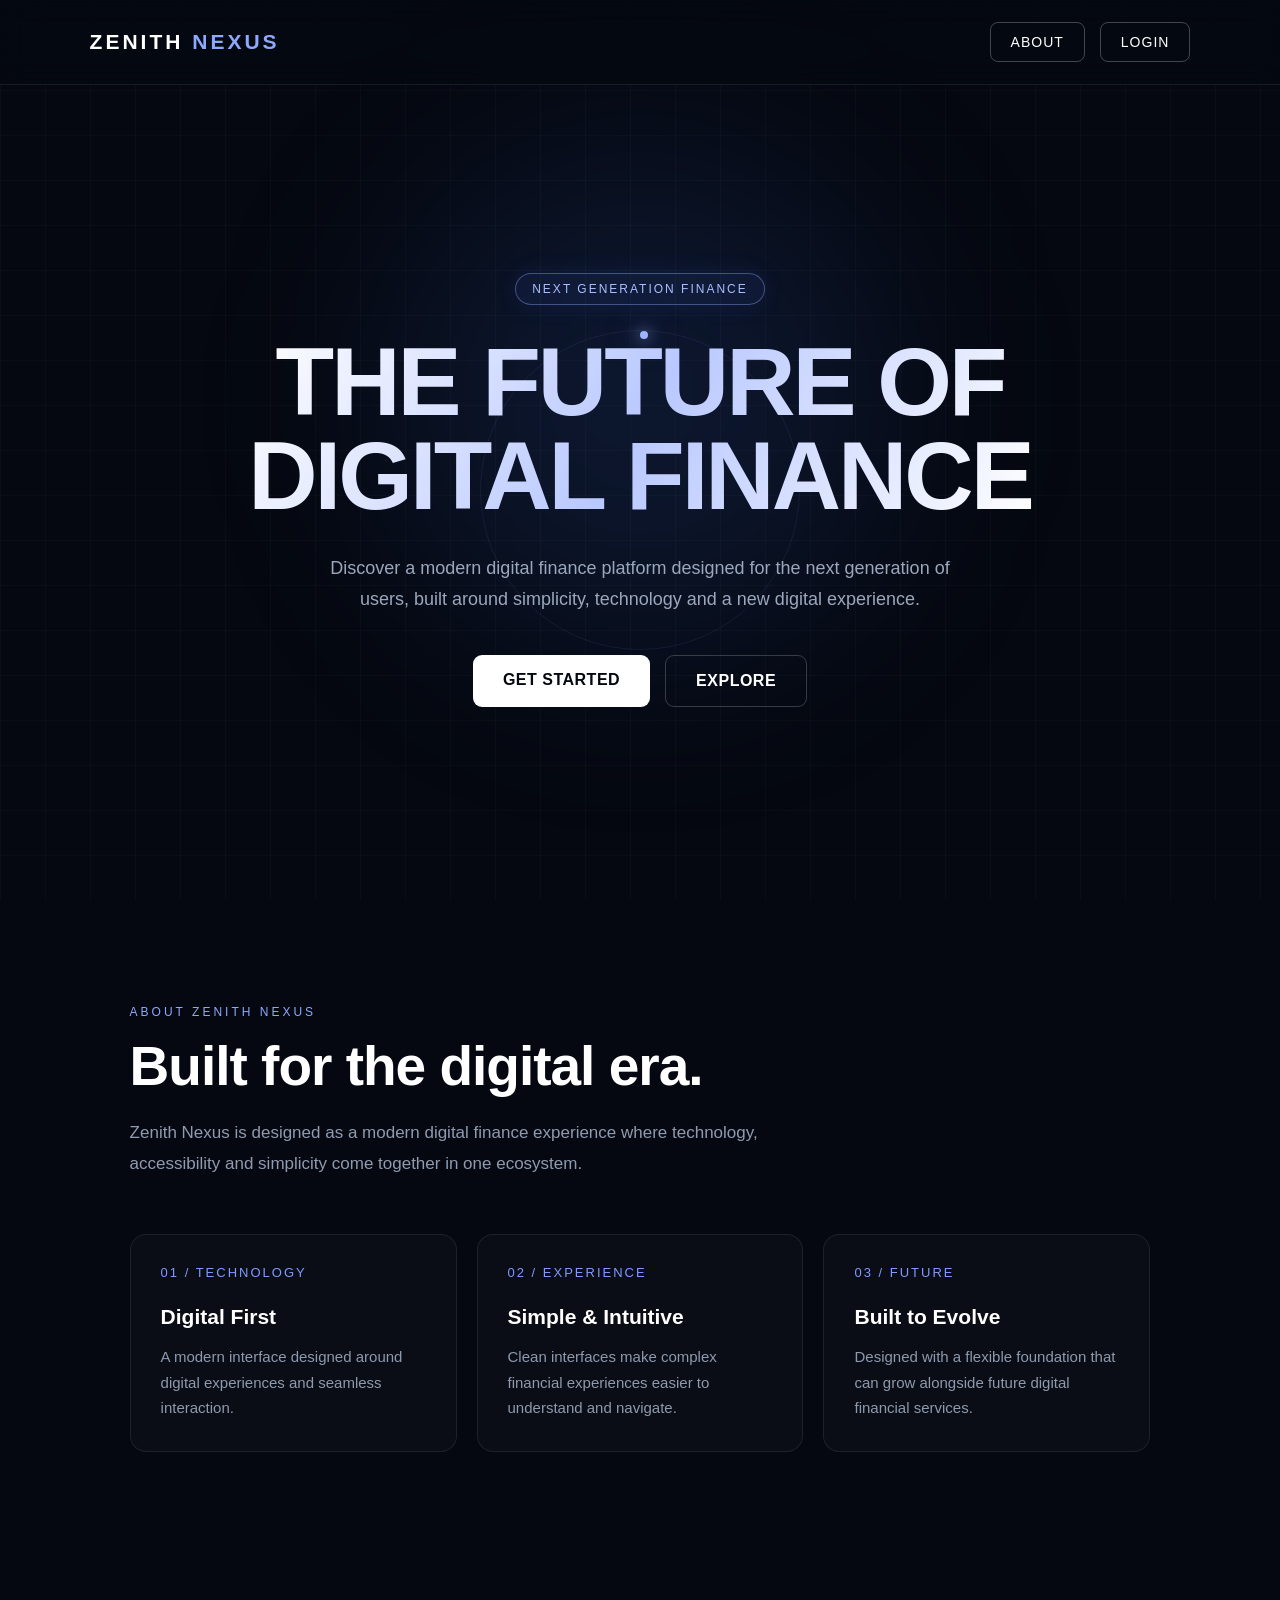
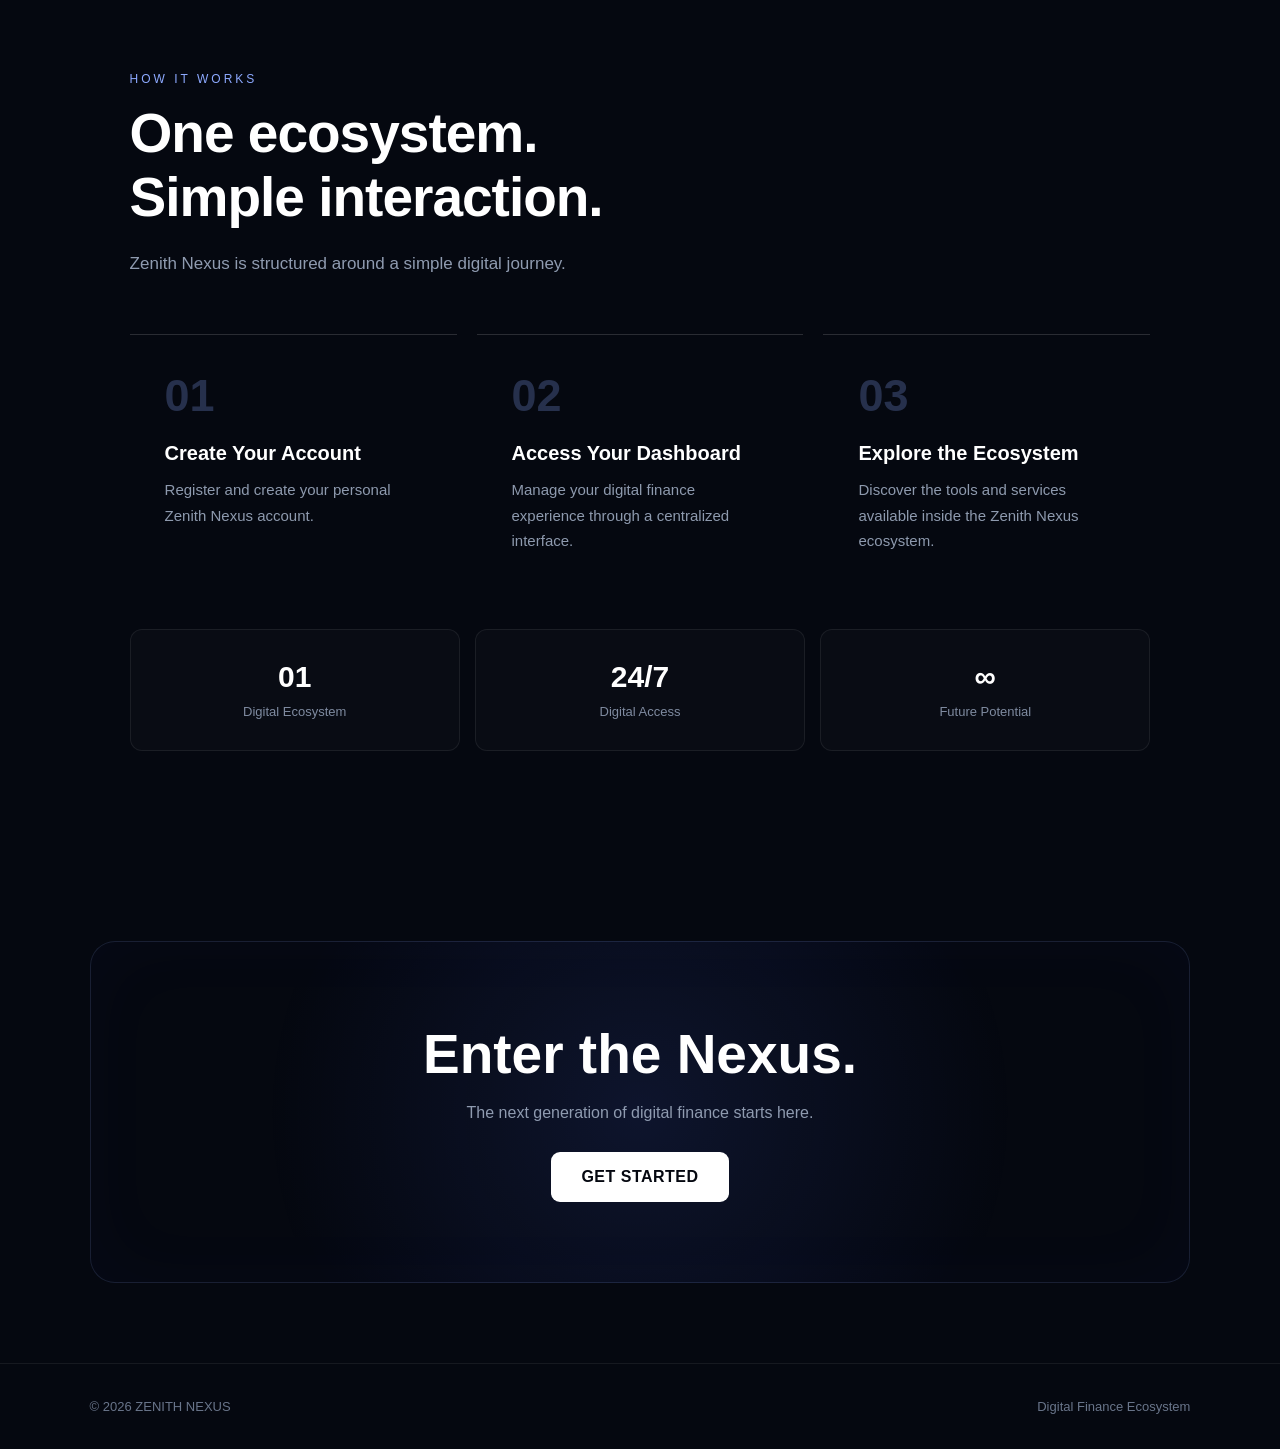
<file: index.html>
<!DOCTYPE html>
<html lang="id">
<head>
  <meta charset="UTF-8">
  <meta name="viewport" content="width=device-width, initial-scale=1.0">

  <title>Zenith Nexus — The Future of Digital Finance</title>

  <style>
    /* =========================
       RESET
    ========================= */

    * {
      margin: 0;
      padding: 0;
      box-sizing: border-box;
    }

    html {
      scroll-behavior: smooth;
    }

    body {
      font-family: Arial, Helvetica, sans-serif;
      background: #050810;
      color: #ffffff;
      min-height: 100vh;
      overflow-x: hidden;
    }

    a {
      color: inherit;
      text-decoration: none;
    }


    /* =========================
       BACKGROUND
    ========================= */

    body::before {
      content: "";
      position: fixed;
      inset: 0;
      pointer-events: none;
      z-index: -2;

      background-image:
        linear-gradient(rgba(255,255,255,0.025) 1px, transparent 1px),
        linear-gradient(90deg, rgba(255,255,255,0.025) 1px, transparent 1px);

      background-size: 45px 45px;
    }

    body::after {
      content: "";
      position: fixed;
      width: 500px;
      height: 500px;
      top: 150px;
      left: 50%;
      transform: translateX(-50%);
      border-radius: 50%;
      background: rgba(70, 120, 255, 0.12);
      filter: blur(100px);
      pointer-events: none;
      z-index: -3;
    }


    /* =========================
       NAVBAR
    ========================= */

    nav {
      width: 100%;
      padding: 22px 7%;
      display: flex;
      justify-content: space-between;
      align-items: center;

      border-bottom: 1px solid rgba(255,255,255,0.08);

      background: rgba(5, 8, 16, 0.75);
      backdrop-filter: blur(15px);

      position: sticky;
      top: 0;
      z-index: 100;
    }

    .logo {
      font-size: 21px;
      font-weight: 700;
      letter-spacing: 3px;
    }

    .logo span {
      color: #8da9ff;
    }

    .nav-right {
      display: flex;
      align-items: center;
      gap: 15px;
    }

    .nav-link {
      padding: 11px 20px;
      border: 1px solid rgba(255,255,255,0.25);
      border-radius: 8px;

      font-size: 14px;
      letter-spacing: 1px;

      transition: 0.3s ease;
    }

    .nav-link:hover {
      background: #ffffff;
      color: #050810;
      box-shadow: 0 0 25px rgba(255,255,255,0.2);
    }


    /* =========================
       HERO
    ========================= */

    .hero {
      min-height: 90vh;
      display: flex;
      align-items: center;
      justify-content: center;

      text-align: center;
      padding: 100px 20px;

      position: relative;
    }

    .hero-content {
      max-width: 900px;
      animation: heroAppear 1.2s ease forwards;
    }

    .badge {
      display: inline-block;

      padding: 8px 16px;
      margin-bottom: 30px;

      border: 1px solid rgba(141,169,255,0.4);
      border-radius: 50px;

      color: #aabfff;
      background: rgba(80,110,255,0.08);

      font-size: 12px;
      letter-spacing: 2px;
      text-transform: uppercase;

      box-shadow: 0 0 25px rgba(80,110,255,0.1);
    }

    .hero h1 {
      font-size: clamp(48px, 8vw, 96px);
      line-height: 0.98;

      letter-spacing: -3px;

      margin-bottom: 30px;

      background: linear-gradient(
        120deg,
        #ffffff,
        #b9c8ff,
        #ffffff
      );

      -webkit-background-clip: text;
      -webkit-text-fill-color: transparent;
    }

    .hero h1 span {
      display: block;
    }

    .hero p {
      max-width: 650px;
      margin: auto;

      color: #9ba7bd;

      font-size: 18px;
      line-height: 1.7;
    }

    .hero-buttons {
      margin-top: 40px;

      display: flex;
      justify-content: center;
      gap: 15px;

      flex-wrap: wrap;
    }

    .button {
      display: inline-block;

      padding: 16px 30px;

      border-radius: 9px;

      font-weight: 700;
      letter-spacing: 0.5px;

      transition: all 0.3s ease;
    }

    .button-primary {
      background: #ffffff;
      color: #050810;
    }

    .button-primary:hover {
      transform: translateY(-4px);
      box-shadow:
        0 10px 40px rgba(255,255,255,0.2);
    }

    .button-secondary {
      border: 1px solid rgba(255,255,255,0.2);
      color: #ffffff;
    }

    .button-secondary:hover {
      background: rgba(255,255,255,0.08);
      transform: translateY(-4px);
    }


    /* =========================
       ORBIT
    ========================= */

    .orbit {
      position: absolute;

      width: 320px;
      height: 320px;

      border: 1px solid rgba(130,160,255,0.1);
      border-radius: 50%;

      animation: rotate 20s linear infinite;

      pointer-events: none;
    }

    .orbit::before {
      content: "";

      position: absolute;

      width: 8px;
      height: 8px;

      background: #9db4ff;

      border-radius: 50%;

      top: 0;
      left: 50%;

      box-shadow:
        0 0 15px #9db4ff,
        0 0 35px #567cff;
    }


    /* =========================
       GENERAL SECTION
    ========================= */

    section.content-section {
      padding: 110px 7%;
      max-width: 1200px;
      margin: auto;
    }

    .section-label {
      color: #8da9ff;
      font-size: 12px;
      letter-spacing: 3px;
      text-transform: uppercase;
      margin-bottom: 15px;
    }

    .section-title {
      font-size: clamp(32px, 5vw, 55px);
      margin-bottom: 20px;
      letter-spacing: -1px;
    }

    .section-description {
      color: #8f9bb0;
      max-width: 650px;
      line-height: 1.8;
      font-size: 17px;
    }


    /* =========================
       ABOUT
    ========================= */

    .about-grid {
      margin-top: 55px;

      display: grid;
      grid-template-columns: repeat(3, 1fr);
      gap: 20px;
    }

    .card {
      padding: 30px;

      background: rgba(255,255,255,0.025);

      border: 1px solid rgba(255,255,255,0.08);

      border-radius: 16px;

      transition: 0.35s ease;
    }

    .card:hover {
      transform: translateY(-7px);

      border-color: rgba(141,169,255,0.35);

      background: rgba(100,130,255,0.05);

      box-shadow:
        0 15px 50px rgba(0,0,0,0.3);
    }

    .card-number {
      font-size: 13px;
      color: #809aff;
      margin-bottom: 25px;
      letter-spacing: 2px;
    }

    .card h3 {
      font-size: 21px;
      margin-bottom: 15px;
    }

    .card p {
      color: #8e9aae;
      line-height: 1.7;
      font-size: 15px;
    }


    /* =========================
       HOW IT WORKS
    ========================= */

    .steps {
      margin-top: 55px;

      display: grid;
      grid-template-columns: repeat(3, 1fr);
      gap: 20px;
    }

    .step {
      padding: 35px;

      border-top: 1px solid rgba(255,255,255,0.15);

      position: relative;
    }

    .step-number {
      font-size: 45px;
      font-weight: bold;

      color: rgba(141,169,255,0.25);

      margin-bottom: 20px;
    }

    .step h3 {
      margin-bottom: 12px;
      font-size: 20px;
    }

    .step p {
      color: #8e9aae;
      line-height: 1.7;
      font-size: 15px;
    }


    /* =========================
       STATS
    ========================= */

    .stats {
      margin-top: 40px;

      display: grid;
      grid-template-columns: repeat(3, 1fr);
      gap: 15px;
    }

    .stat {
      padding: 30px;
      text-align: center;

      border: 1px solid rgba(255,255,255,0.07);
      border-radius: 12px;

      background: rgba(255,255,255,0.02);
    }

    .stat strong {
      display: block;

      font-size: 30px;

      margin-bottom: 8px;
    }

    .stat span {
      color: #7f8ba0;
      font-size: 13px;
    }


    /* =========================
       CTA
    ========================= */

    .cta {
      text-align: center;

      margin: 80px 7%;

      padding: 80px 25px;

      border-radius: 25px;

      border: 1px solid rgba(141,169,255,0.15);

      background:
        radial-gradient(
          circle at center,
          rgba(80,110,255,0.12),
          transparent 65%
        );

      box-shadow:
        inset 0 0 80px rgba(80,110,255,0.03);
    }

    .cta h2 {
      font-size: clamp(32px, 5vw, 55px);
      margin-bottom: 18px;
    }

    .cta p {
      color: #8f9bb0;
      margin-bottom: 30px;
    }


    /* =========================
       FOOTER
    ========================= */

    footer {
      padding: 35px 7%;

      border-top: 1px solid rgba(255,255,255,0.07);

      display: flex;
      justify-content: space-between;
      align-items: center;

      color: #69758a;
      font-size: 13px;
    }


    /* =========================
       ANIMATIONS
    ========================= */

    @keyframes heroAppear {

      from {
        opacity: 0;
        transform: translateY(30px);
      }

      to {
        opacity: 1;
        transform: translateY(0);
      }

    }

    @keyframes rotate {

      from {
        transform: rotate(0deg);
      }

      to {
        transform: rotate(360deg);
      }

    }


    /* =========================
       MOBILE
    ========================= */

    @media (max-width: 700px) {

      nav {
        padding: 18px 20px;
      }

      .logo {
        font-size: 17px;
        letter-spacing: 2px;
      }

      .nav-link {
        padding: 9px 15px;
        font-size: 12px;
      }

      .hero {
        min-height: 85vh;
        padding: 80px 20px;
      }

      .hero h1 {
        font-size: clamp(42px, 13vw, 65px);
        letter-spacing: -2px;
      }

      .hero p {
        font-size: 16px;
      }

      .orbit {
        width: 260px;
        height: 260px;
      }

      section.content-section {
        padding: 80px 20px;
      }

      .about-grid,
      .steps,
      .stats {
        grid-template-columns: 1fr;
      }

      .card,
      .step {
        padding: 25px;
      }

      .cta {
        margin: 50px 20px;
        padding: 60px 20px;
      }

      footer {
        padding: 30px 20px;
        flex-direction: column;
        gap: 10px;
        text-align: center;
      }

    }

  </style>
</head>


<body>


  <!-- =========================
       NAVBAR
  ========================== -->

  <nav>

    <div class="logo">
      ZENITH <span>NEXUS</span>
    </div>

    <div class="nav-right">

      <a href="#about" class="nav-link">
        ABOUT
      </a>

      <a href="login.html" class="nav-link">
    LOGIN
      </a>



    </div>

  </nav>



  <!-- =========================
       HERO
  ========================== -->

  <section class="hero">

    <div class="orbit"></div>

    <div class="hero-content">

      <div class="badge">
        NEXT GENERATION FINANCE
      </div>

      <h1>
        THE FUTURE OF
        <span>DIGITAL FINANCE</span>
      </h1>

      <p>
        Discover a modern digital finance platform
        designed for the next generation of users,
        built around simplicity, technology and
        a new digital experience.
      </p>

      <div class="hero-buttons">

        <a href="#how-it-works"
           class="button button-primary">
          GET STARTED
        </a>

        <a href="#about"
           class="button button-secondary">
          EXPLORE
        </a>

      </div>

    </div>

  </section>



  <!-- =========================
       ABOUT
  ========================== -->

  <section class="content-section" id="about">

    <div class="section-label">
      ABOUT ZENITH NEXUS
    </div>

    <h2 class="section-title">
      Built for the digital era.
    </h2>

    <p class="section-description">
      Zenith Nexus is designed as a modern digital
      finance experience where technology,
      accessibility and simplicity come together
      in one ecosystem.
    </p>


    <div class="about-grid">

      <div class="card">

        <div class="card-number">
          01 / TECHNOLOGY
        </div>

        <h3>
          Digital First
        </h3>

        <p>
          A modern interface designed around
          digital experiences and seamless
          interaction.
        </p>

      </div>


      <div class="card">

        <div class="card-number">
          02 / EXPERIENCE
        </div>

        <h3>
          Simple & Intuitive
        </h3>

        <p>
          Clean interfaces make complex
          financial experiences easier to
          understand and navigate.
        </p>

      </div>


      <div class="card">

        <div class="card-number">
          03 / FUTURE
        </div>

        <h3>
          Built to Evolve
        </h3>

        <p>
          Designed with a flexible foundation
          that can grow alongside future
          digital financial services.
        </p>

      </div>

    </div>

  </section>



  <!-- =========================
       HOW IT WORKS
  ========================== -->

  <section class="content-section" id="how-it-works">

    <div class="section-label">
      HOW IT WORKS
    </div>

    <h2 class="section-title">
      One ecosystem.
      <br>
      Simple interaction.
    </h2>

    <p class="section-description">
      Zenith Nexus is structured around a simple
      digital journey.
    </p>


    <div class="steps">

      <div class="step">

        <div class="step-number">
          01
        </div>

        <h3>
          Create Your Account
        </h3>

        <p>
          Register and create your personal
          Zenith Nexus account.
        </p>

      </div>


      <div class="step">

        <div class="step-number">
          02
        </div>

        <h3>
          Access Your Dashboard
        </h3>

        <p>
          Manage your digital finance experience
          through a centralized interface.
        </p>

      </div>


      <div class="step">

        <div class="step-number">
          03
        </div>

        <h3>
          Explore the Ecosystem
        </h3>

        <p>
          Discover the tools and services available
          inside the Zenith Nexus ecosystem.
        </p>

      </div>

    </div>


    <!-- STATS -->

    <div class="stats">

      <div class="stat">
        <strong>01</strong>
        <span>Digital Ecosystem</span>
      </div>

      <div class="stat">
        <strong>24/7</strong>
        <span>Digital Access</span>
      </div>

      <div class="stat">
        <strong>∞</strong>
        <span>Future Potential</span>
      </div>

    </div>

  </section>



  <!-- =========================
       CTA
  ========================== -->

  <section class="cta">

    <h2>
      Enter the Nexus.
    </h2>

    <p>
      The next generation of digital finance starts here.
    </p>

    <a href="#" class="button button-primary">
      GET STARTED
    </a>

  </section>



  <!-- =========================
       FOOTER
  ========================== -->

  <footer>

    <div>
      © 2026 ZENITH NEXUS
    </div>

    <div>
      Digital Finance Ecosystem
    </div>

  </footer>


</body>
</html>
</file>
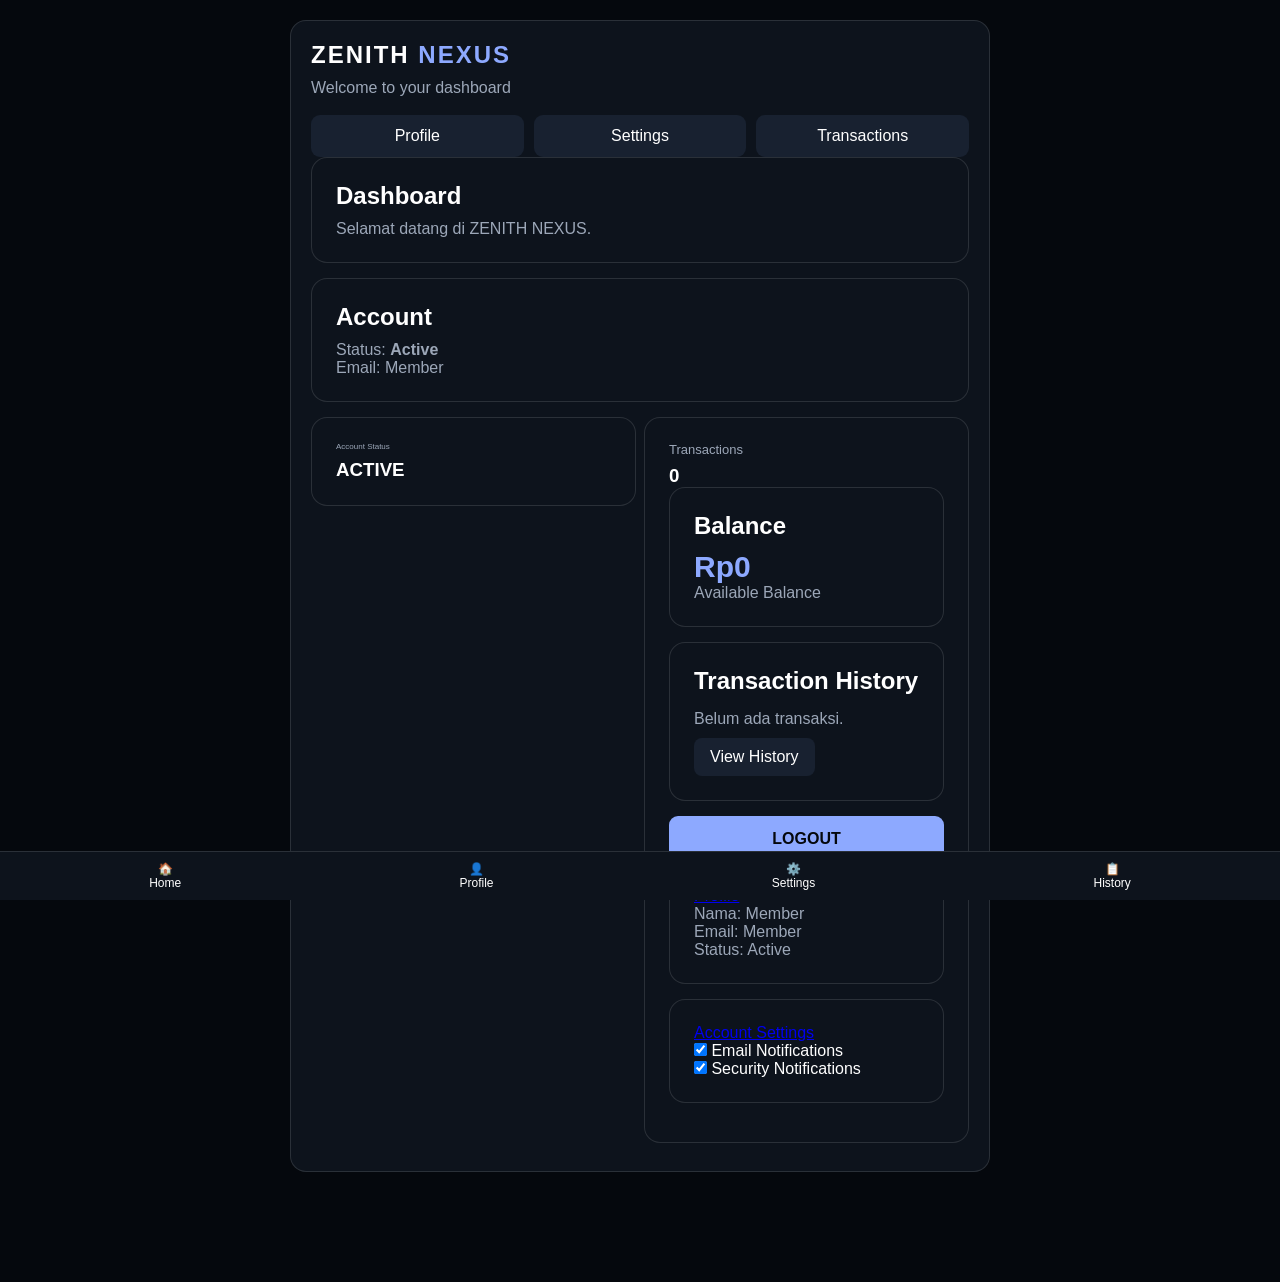
<file: dashboard.html>
<!DOCTYPE html>
<html lang="id">
<head>
  <meta charset="UTF-8">
  <meta name="viewport" content="width=device-width, initial-scale=1.0">
  <title>Dashboard - ZENITH NEXUS</title>

  <style>
    * {
      box-sizing: border-box;
      margin: 0;
      padding: 0;
    }

    body {
  min-height: 100vh;
  background: #05080d;
  color: white;
  font-family: Arial, sans-serif;
  padding: 20px;
  padding-bottom: 90px;
    }

    .container {
      max-width: 700px;
      margin: auto;
    }

    .top {
      padding: 20px;
      border: 1px solid rgba(255,255,255,0.12);
      border-radius: 16px;
      background: #0d131c;
      margin-bottom: 20px;
    }

    .logo {
      font-size: 24px;
      font-weight: bold;
      letter-spacing: 2px;
    }

    .logo span {
      color: #8da9ff;
    }

    .welcome {
      margin-top: 10px;
      color: #9ca7b8;
    }

    .card {
      padding: 24px;
      background: #0d131c;
      border: 1px solid rgba(255,255,255,0.12);
      border-radius: 16px;
      margin-bottom: 15px;
    }

    .card h2 {
      margin-bottom: 10px;
    }

    .card p {
      color: #9ca7b8;
    }

    .logout {
      width: 100%;
      padding: 14px;
      border: 0;
      border-radius: 9px;
      background: #8da9ff;
      color: #05080d;
      font-weight: bold;
      font-size: 15px;
      margin-top: 10px;
      cursor: pointer;
    }
  </style>
</head>

<body>

  <div class="container">

    <div class="top">
      <div class="logo">
        ZENITH <span>NEXUS</span>
      </div>

      <div class="welcome">
        Welcome to your dashboard
      </div>
  <div style="display:flex; gap:10px; flex-wrap:wrap; margin-top:18px;">
  <a href="profile.html" style="flex:1; min-width:120px; text-align:center; padding:12px; border-radius:9px; background:#182130; color:white; text-decoration:none;">
    Profile
  </a>

  <a href="settings.html" style="flex:1; min-width:120px; text-align:center; padding:12px; border-radius:9px; background:#182130; color:white; text-decoration:none;">
    Settings
  </a>

  <a href="transactions.html" style="flex:1; min-width:120px; text-align:center; padding:12px; border-radius:9px; background:#182130; color:white; text-decoration:none;">
    Transactions
  </a>
  </div>

    <div class="card">
  <h2>Dashboard</h2>
  <p>Selamat datang di ZENITH NEXUS.</p>
</div>

<div class="card">
  <h2>Account</h2>
  <p>Status: <strong>Active</strong></p>
  <p>Email: Member</p>
</div>

<div style="
    display:grid;
    grid-template-columns:1fr 1fr;
    gap:8px;
    margin-bottom:8px;
    align-items:start;
">


  <div class="card" style="margin:0;">
    <p style="font-size:8px;">Account Status</p>
    <h3 style="margin-top:8px;">ACTIVE</h3>
  </div>

  <div class="card" style="margin:0;">
    <p style="font-size:13px;">Transactions</p>
    <h3 style="margin-top:8px;">0</h3>
<div class="card">
  <h2>Balance</h2>
  <p style="font-size:30px; font-weight:bold; color:#8da9ff;">
    Rp0
  </p>
  <p>Available Balance</p>
</div>

<div class="card">
  <h2>Transaction History</h2>

  <p style="margin-top:15px;">
    Belum ada transaksi.
  </p>

  <a href="transactions.html"
     style="display:inline-block; margin-top:10px; padding:10px 16px; border-radius:8px; background:#182130; color:white; text-decoration:none;">
    View History
  </a>
</div>

<a href="login.html"
   style="display:block; width:100%; padding:14px; border-radius:9px; background:#8da9ff; color:#05080d; text-align:center; text-decoration:none; font-weight:bold; margin-top:15px;">
  LOGOUT
</a>
  <div class="card">
   <p>
    <a href="profile.html">Profile</a>
      </p>
    <p>Nama: Member</p>
    <p>Email: Member</p>
    <p>Status: Active</p>
  </div>
    <div class="card">
      
    <p>
  <a href="settings.html">Account Settings</a>
    </p
    


  <label>
    <input type="checkbox" checked>
    Email Notifications
  </label>

  <br>

  <label>
    <input type="checkbox" checked>
    Security Notifications
  </label>
    </div>

<script>
  function logout() {
    window.location.href = "login.html";
  }
</script>

</body> <div style="
  position:fixed;
  left:0;
  right:0;
  bottom:0;
  padding:10px;
  background:#0d131c;
  border-top:1px solid rgba(255,255,255,.12);
  display:flex;
  justify-content:space-around;
  z-index:999;
">
  <a href="dashboard.html"
     style="color:white; text-decoration:none; text-align:center; font-size:12px;">
    🏠<br>Home
  </a>

  <a href="profile.html"
     style="color:white; text-decoration:none; text-align:center; font-size:12px;">
    👤<br>Profile
  </a>

  <a href="settings.html"
     style="color:white; text-decoration:none; text-align:center; font-size:12px;">
    ⚙️<br>Settings
  </a>

  <a href="transactions.html"
     style="color:white; text-decoration:none; text-align:center; font-size:12px;">
    📋<br>History
  </a>
</div>
<!DOCTYPE html>
<html lang="id">
<head>
  <meta charset="UTF-8">
  <meta name="viewport" content="width=device-width, initial-scale=1.0">
</file>
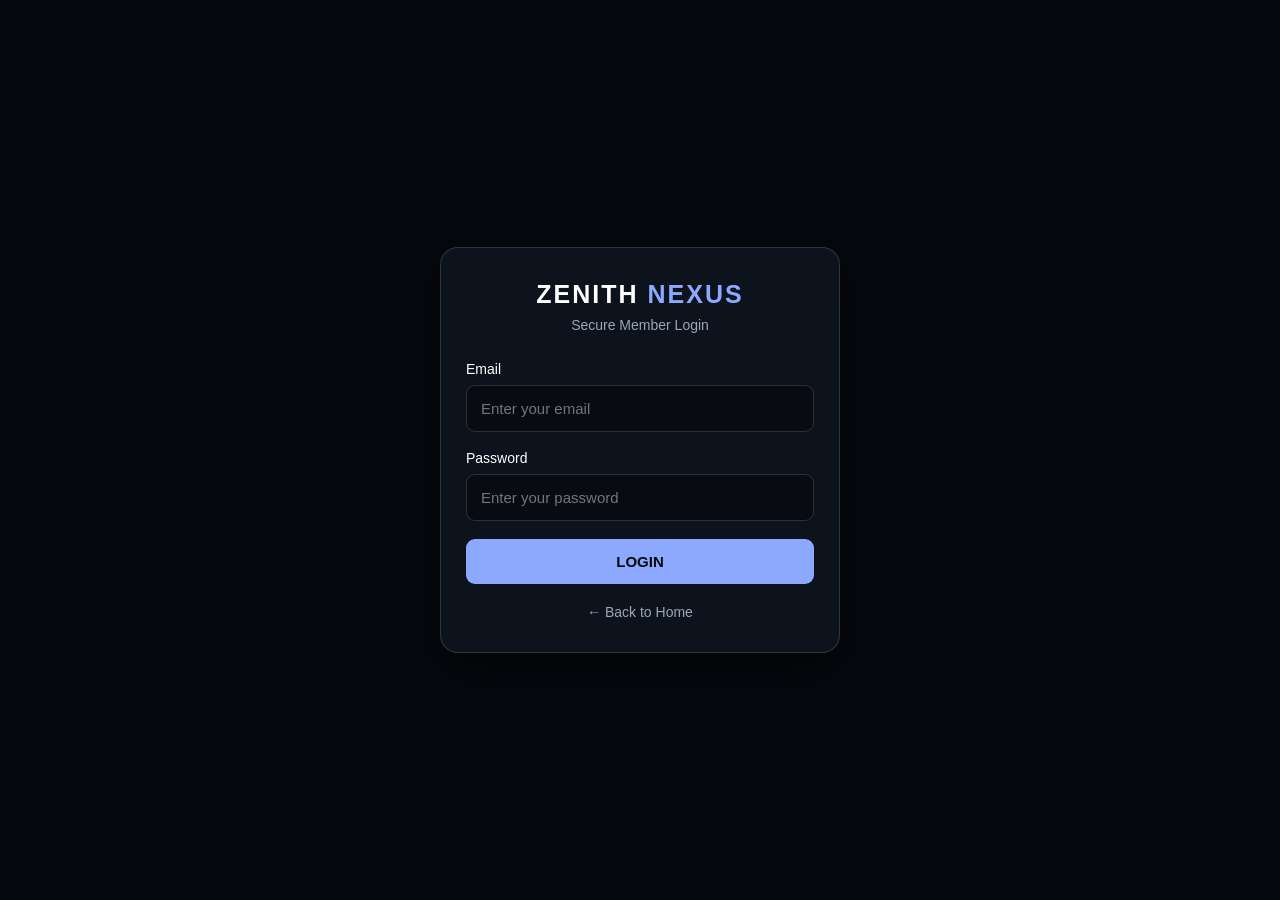
<file: login.html>
<!DOCTYPE html>
<html lang="en">
<head>
  <meta charset="UTF-8">
  <meta name="viewport" content="width=device-width, initial-scale=1.0">
  <title>Login - ZENITH NEXUS</title>

  <style>
    * {
      box-sizing: border-box;
      margin: 0;
      padding: 0;
    }

    body {
      min-height: 100vh;
      font-family: Arial, sans-serif;
      background: #05080d;
      color: white;
      display: flex;
      align-items: center;
      justify-content: center;
      padding: 20px;
    }

    .login-box {
      width: 100%;
      max-width: 400px;
      padding: 32px 25px;
      background: #0d131c;
      border: 1px solid rgba(255,255,255,0.15);
      border-radius: 18px;
      box-shadow: 0 15px 50px rgba(0,0,0,0.5);
    }

    .logo {
      text-align: center;
      font-size: 25px;
      font-weight: bold;
      letter-spacing: 2px;
      margin-bottom: 8px;
    }

    .logo span {
      color: #8da9ff;
    }

    .subtitle {
      text-align: center;
      color: #9ca7b8;
      margin-bottom: 28px;
      font-size: 14px;
    }

    label {
      display: block;
      margin-bottom: 8px;
      font-size: 14px;
    }

    input {
      width: 100%;
      padding: 14px;
      margin-bottom: 18px;
      border-radius: 9px;
      border: 1px solid rgba(255,255,255,0.15);
      background: #080c12;
      color: white;
      outline: none;
      font-size: 15px;
    }

    input:focus {
      border-color: #8da9ff;
    }

    button {
      width: 100%;
      padding: 14px;
      border: none;
      border-radius: 9px;
      background: #8da9ff;
      color: #05080d;
      font-size: 15px;
      font-weight: bold;
      cursor: pointer;
    }

    button:active {
      transform: scale(0.98);
    }

    .back {
      display: block;
      text-align: center;
      margin-top: 20px;
      color: #9ca7b8;
      text-decoration: none;
      font-size: 14px;
    }

    .notice {
      display: none;
      margin-top: 15px;
      padding: 10px;
      border-radius: 8px;
      background: rgba(141,169,255,0.1);
      color: #b9c8ff;
      text-align: center;
      font-size: 13px;
    }
  </style>
</head>

<body>

  <div class="login-box">

    <div class="logo">
      ZENITH <span>NEXUS</span>
    </div>

    <div class="subtitle">
      Secure Member Login
    </div>

    <form id="loginForm">

      <label for="email">Email</label>
      <input
        type="email"
        id="email"
        placeholder="Enter your email"
        required
      >

      <label for="password">Password</label>
      <input
        type="password"
        id="password"
        placeholder="Enter your password"
        required
      >

      <button type="submit">
        LOGIN
      </button>

    </form>

    <div class="notice" id="notice">
      Login form berhasil digunakan.
    </div>

    <a href="index.html" class="back">
      ← Back to Home
    </a>

  </div>

  <script>
  document.getElementById("loginForm").addEventListener("submit", function(event) {
    event.preventDefault();

    window.location.href = "dashboard.html";
  });
  </script>

</body>
</html>
</file>
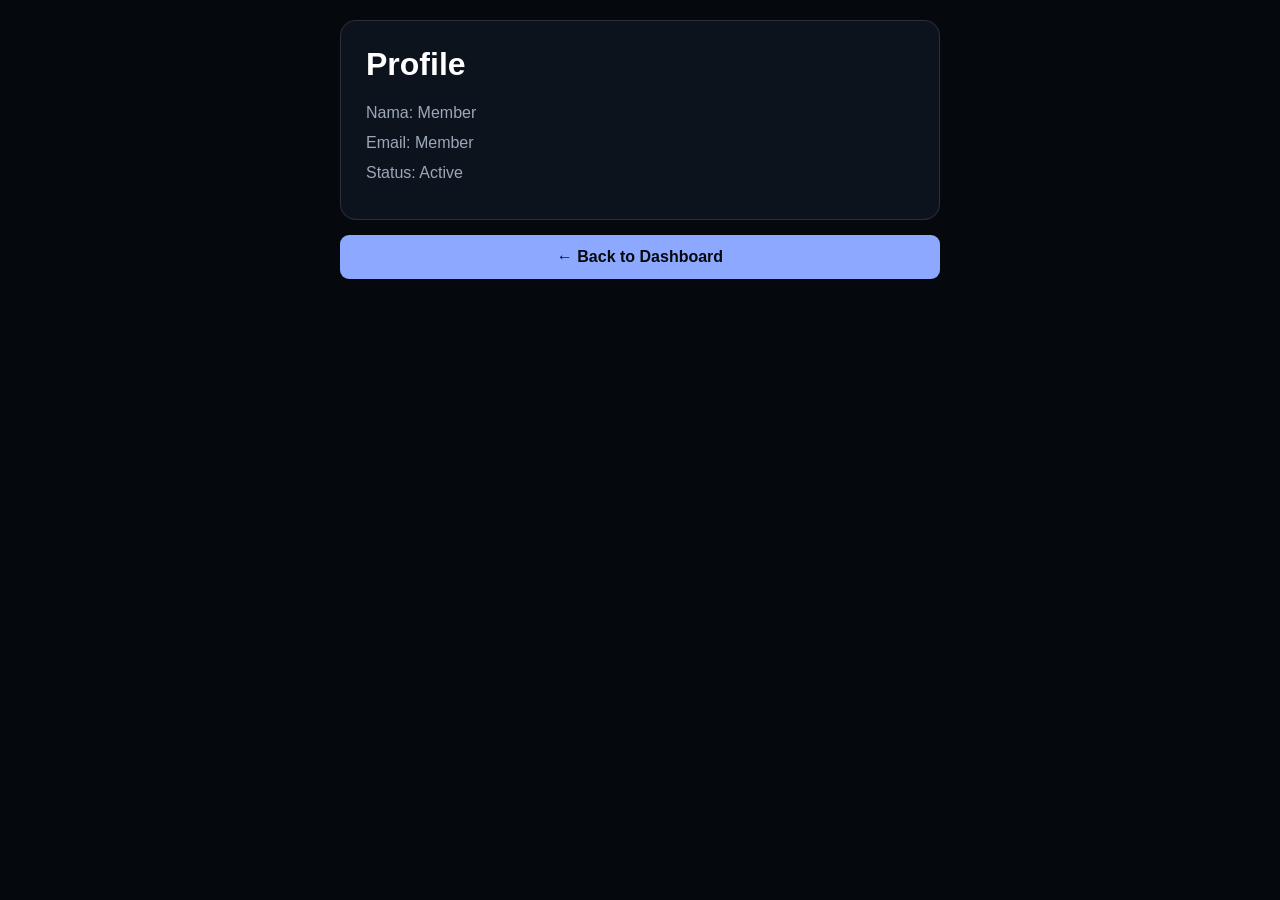
<file: profile.html>
<!DOCTYPE html>
<html lang="id">
<head>
  <meta charset="UTF-8">
  <meta name="viewport" content="width=device-width, initial-scale=1.0">
  <title>Profile - ZENITH NEXUS</title>

  <style>
    * {
      box-sizing: border-box;
    }

    body {
      margin: 0;
      min-height: 100vh;
      padding: 20px;
      background: #05080d;
      color: white;
      font-family: Arial, sans-serif;
    }

    .container {
      max-width: 600px;
      margin: auto;
    }

    .card {
      background: #0d131c;
      border: 1px solid rgba(255,255,255,.12);
      border-radius: 16px;
      padding: 25px;
      margin-bottom: 15px;
    }

    h1 {
      margin-top: 0;
    }

    p {
      color: #9ca7b8;
      margin: 12px 0;
    }

    a {
      display: block;
      text-align: center;
      padding: 13px;
      border-radius: 9px;
      background: #8da9ff;
      color: #05080d;
      text-decoration: none;
      font-weight: bold;
    }
  </style>
</head>

<body>

  <div class="container">

    <div class="card">
      <h1>Profile</h1>

      <p>Nama: Member</p>
      <p>Email: Member</p>
      <p>Status: Active</p>
    </div>

    <a href="dashboard.html">
      ← Back to Dashboard
    </a>

  </div>

</body>
</html>
</file>
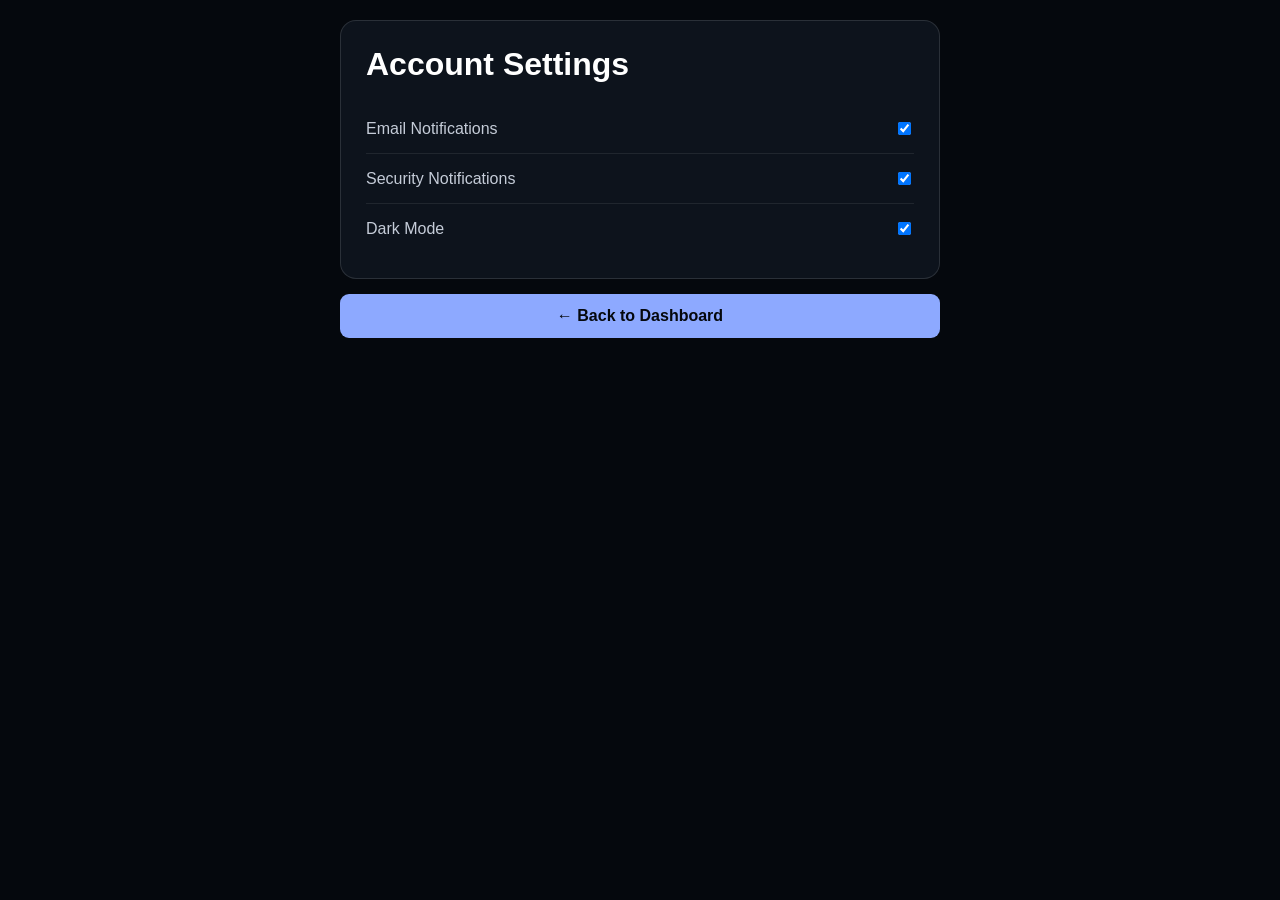
<file: settings.html>
<!DOCTYPE html>
<html lang="id">
<head>
  <meta charset="UTF-8">
  <meta name="viewport" content="width=device-width, initial-scale=1.0">
  <title>Settings - ZENITH NEXUS</title>

  <style>
    * {
      box-sizing: border-box;
    }

    body {
      margin: 0;
      min-height: 100vh;
      padding: 20px;
      background: #05080d;
      color: white;
      font-family: Arial, sans-serif;
    }

    .container {
      max-width: 600px;
      margin: auto;
    }

    .card {
      background: #0d131c;
      border: 1px solid rgba(255,255,255,.12);
      border-radius: 16px;
      padding: 25px;
      margin-bottom: 15px;
    }

    h1 {
      margin-top: 0;
    }

    .setting {
      display: flex;
      justify-content: space-between;
      align-items: center;
      padding: 15px 0;
      border-bottom: 1px solid rgba(255,255,255,.08);
    }

    .setting:last-child {
      border-bottom: none;
    }

    .setting span {
      color: #c5ccd8;
    }

    a {
      display: block;
      text-align: center;
      padding: 13px;
      border-radius: 9px;
      background: #8da9ff;
      color: #05080d;
      text-decoration: none;
      font-weight: bold;
    }
  </style>
</head>

<body>

  <div class="container">

    <div class="card">
      <h1>Account Settings</h1>

      <div class="setting">
        <span>Email Notifications</span>
        <input type="checkbox" checked>
      </div>

      <div class="setting">
        <span>Security Notifications</span>
        <input type="checkbox" checked>
      </div>

      <div class="setting">
        <span>Dark Mode</span>
        <input type="checkbox" checked>
      </div>
    </div>

    <a href="dashboard.html">
      ← Back to Dashboard
    </a>

  </div>

</body>
</html>
</file>
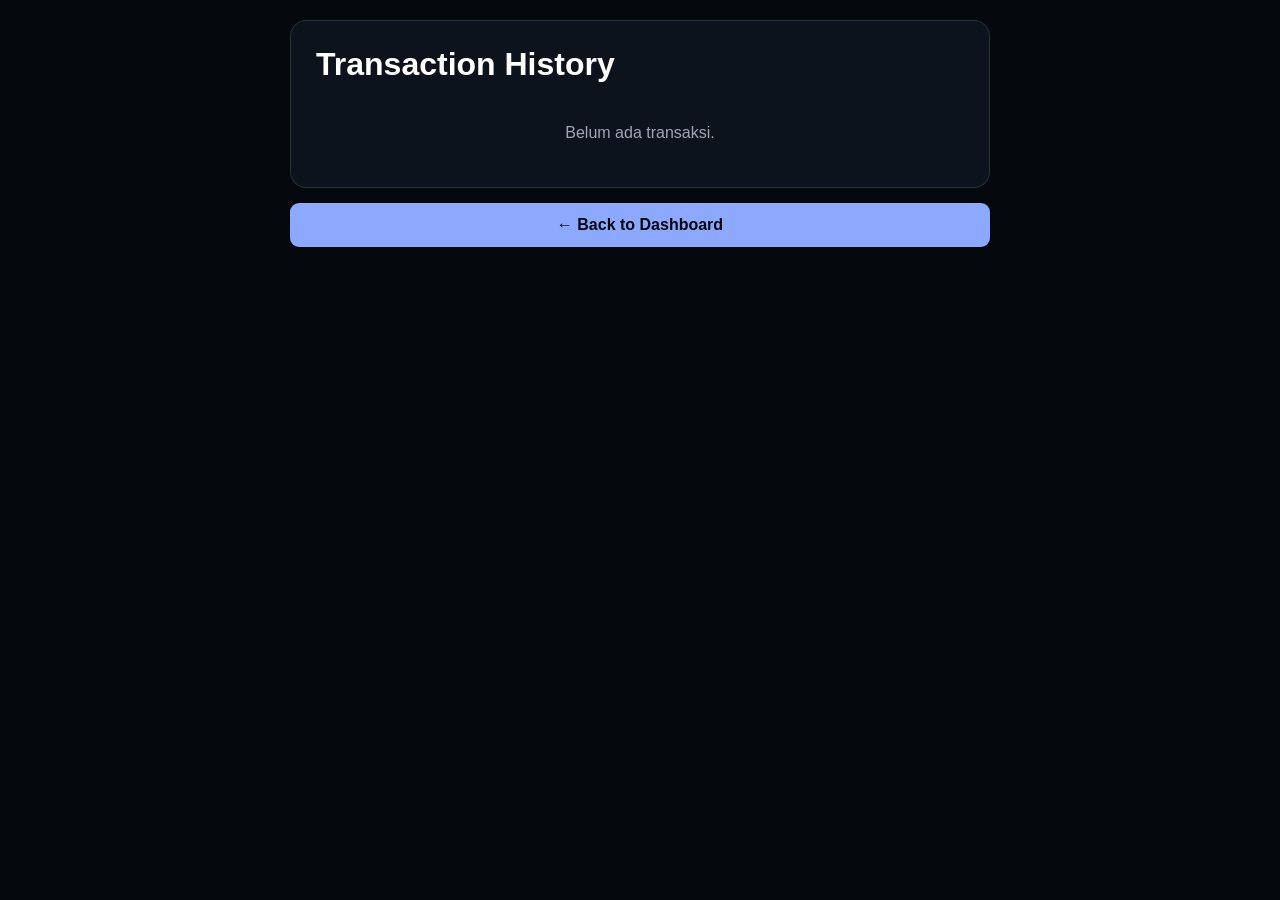
<file: transactions.html>
<!DOCTYPE html>
<html lang="id">
<head>
  <meta charset="UTF-8">
  <meta name="viewport" content="width=device-width, initial-scale=1.0">
  <title>Transaction History - ZENITH NEXUS</title>

  <style>
    * {
      box-sizing: border-box;
    }

    body {
      margin: 0;
      min-height: 100vh;
      padding: 20px;
      background: #05080d;
      color: white;
      font-family: Arial, sans-serif;
    }

    .container {
      max-width: 700px;
      margin: auto;
    }

    .card {
      background: #0d131c;
      border: 1px solid rgba(255,255,255,.12);
      border-radius: 16px;
      padding: 25px;
      margin-bottom: 15px;
    }

    h1 {
      margin-top: 0;
    }

    .transaction {
      padding: 15px 0;
      border-bottom: 1px solid rgba(255,255,255,.08);
    }

    .transaction:last-child {
      border-bottom: none;
    }

    .transaction p {
      margin: 6px 0;
      color: #9ca7b8;
    }

    .empty {
      color: #9ca7b8;
      text-align: center;
      padding: 20px 0;
    }

    a {
      display: block;
      text-align: center;
      padding: 13px;
      border-radius: 9px;
      background: #8da9ff;
      color: #05080d;
      text-decoration: none;
      font-weight: bold;
    }
  </style>
</head>

<body>

  <div class="container">

    <div class="card">
      <h1>Transaction History</h1>

      <div class="empty">
        Belum ada transaksi.
      </div>
    </div>

    <a href="dashboard.html">
      ← Back to Dashboard
    </a>

  </div>

</body>
</html>
</file>
